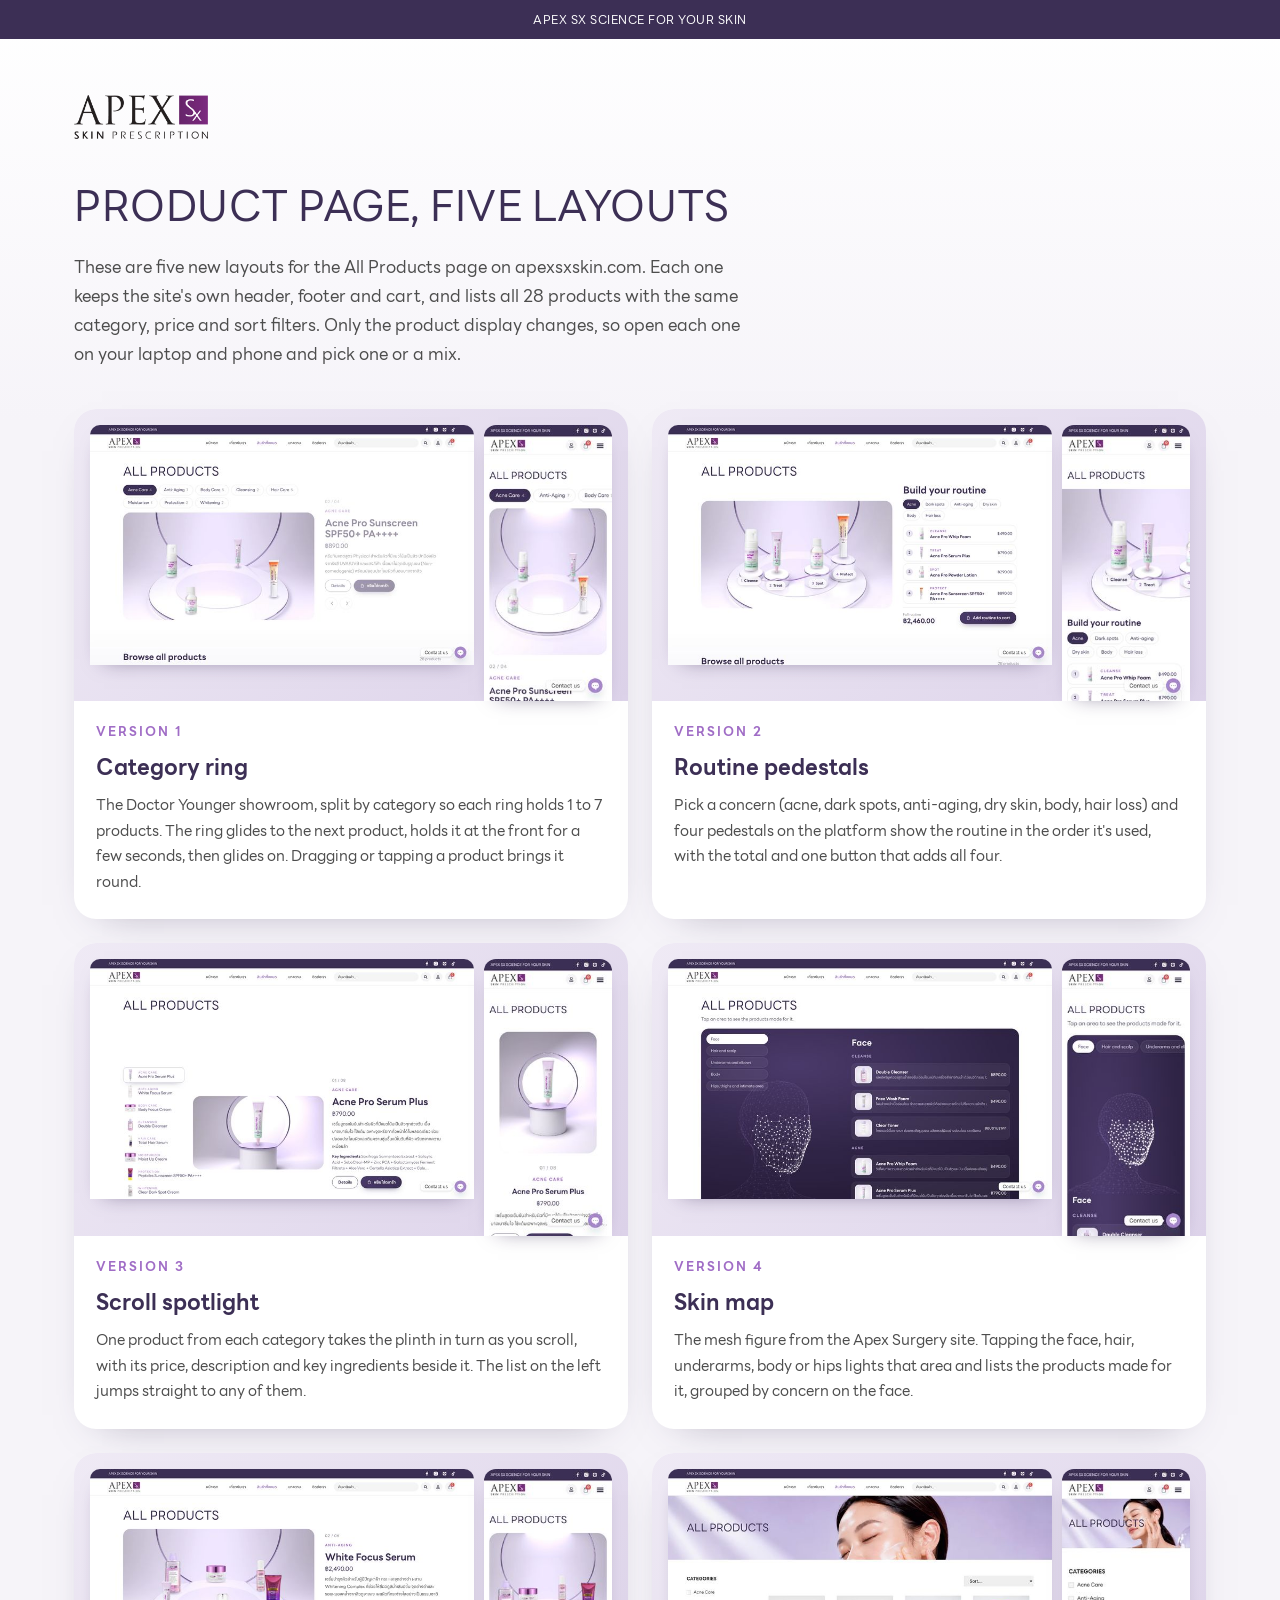
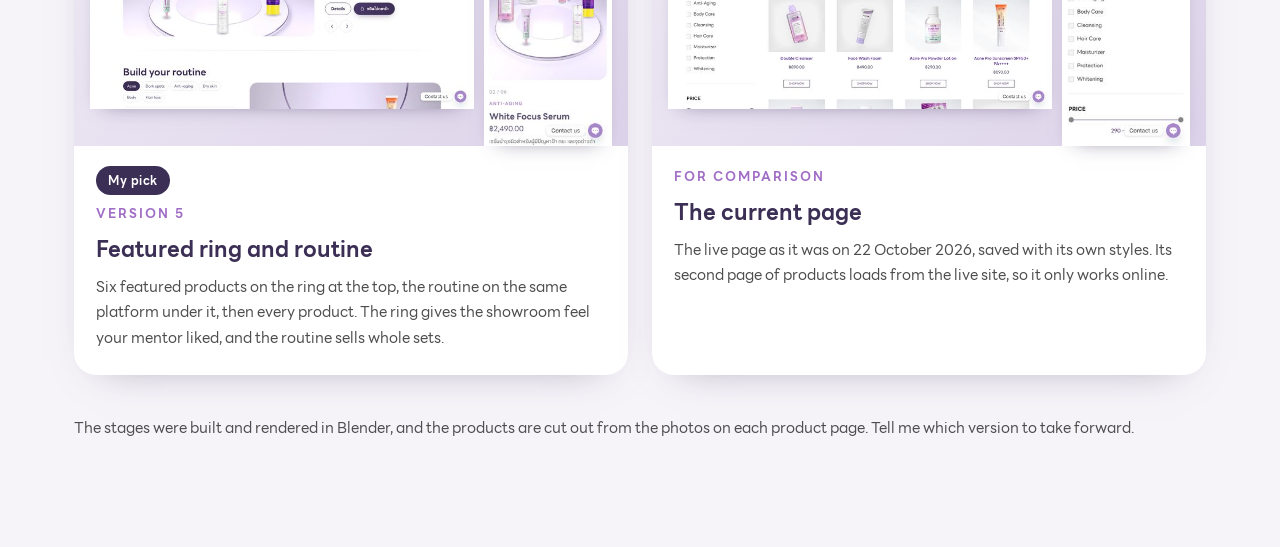
<file: index.html>
<!doctype html>
<html lang="en">
<head>
<meta charset="utf-8">
<meta name="viewport" content="width=device-width, initial-scale=1">
<meta name="robots" content="noindex, nofollow">
<title>Apex SX product page versions</title>
<style>
@font-face{font-family:'LINESeedSansTH';font-weight:200;src:url('wp-content/uploads/2026/08/LINESeedSansTH_A_Rg.ttf') format('truetype')}
@font-face{font-family:'LINESeedSansTH';font-weight:300;src:url('wp-content/uploads/2026/08/LINESeedSansTH_A_Bd.ttf') format('truetype')}
:root{--ink:#3C2F55;--violet:#A06DC6;--lav:#E7E2EF;--line:#E3E0E5;--text:#4D4D4D}
*{box-sizing:border-box}
body{margin:0;font-family:'LINESeedSansTH',sans-serif;font-weight:200;color:var(--text);background:linear-gradient(180deg,#fff 0,#F6F4F9 420px)}
.top{background:var(--ink);color:#fff;font-size:12px;letter-spacing:.5px;padding:10px 16px;text-align:center}
.wrap{max-width:1180px;margin:0 auto;padding:56px 24px 90px}
@media (max-width:767px){.wrap{padding:36px 16px 70px}}
img.logo{height:44px;width:auto;display:block;margin-bottom:34px}
h1{font-weight:200;text-transform:uppercase;color:var(--ink);font-size:clamp(28px,4vw,42px);margin:0 0 14px;letter-spacing:.5px}
p.lede{font-size:17px;line-height:1.7;max-width:680px;margin:0 0 40px}
.grid{display:grid;grid-template-columns:repeat(2,minmax(0,1fr));gap:24px}
@media (max-width:820px){.grid{grid-template-columns:minmax(0,1fr)}}
a.card{display:flex;flex-direction:column;background:#fff;border-radius:22px;overflow:hidden;text-decoration:none;color:inherit;box-shadow:0 14px 40px -28px rgba(60,47,85,.55);transition:transform .45s cubic-bezier(.22,.8,.24,1),box-shadow .45s}
a.card:hover{transform:translateY(-6px);box-shadow:0 30px 60px -30px rgba(60,47,85,.6)}
.shot{display:grid;grid-template-columns:3fr 1fr;gap:10px;background:linear-gradient(135deg,#efeaf5,#ddd3ea);padding:16px 16px 0}
.shot img{width:100%;display:block;border-radius:10px 10px 0 0;box-shadow:0 8px 20px -14px rgba(40,25,70,.6);aspect-ratio:auto}
.shot img.m{border-radius:12px 12px 0 0}
.info{padding:20px 22px 24px;display:flex;flex-direction:column;gap:8px}
.n{font-size:13px;letter-spacing:2px;text-transform:uppercase;color:var(--violet);font-weight:300}
.t{font-size:22px;color:var(--ink);font-weight:300}
.d{font-size:15px;line-height:1.7;margin:0}
.rec{align-self:flex-start;background:var(--ink);color:#fff;border-radius:999px;font-size:12px;padding:5px 12px;font-weight:300;letter-spacing:.5px}
.foot{margin-top:40px;font-size:15px;line-height:1.8}
.foot a{color:var(--violet);font-weight:300}
</style>
</head>
<body>
<div class="top">APEX SX SCIENCE FOR YOUR SKIN</div>
<div class="wrap">
  <img class="logo" src="wp-content/uploads/2026/08/Logo_APEX_SX.webp" alt="Apex SX">
  <h1>Product page, five layouts</h1>
  <p class="lede">These are five new layouts for the All Products page on apexsxskin.com. Each one keeps the site's own header, footer and cart, and lists all 28 products with the same category, price and sort filters. Only the product display changes, so open each one on your laptop and phone and pick one or a mix.</p>
  <div class="grid">
    <a class="card" href="v1-category-ring/index.html">
      <div class="shot"><img src="assets/thumbs/v1-d.jpg" alt=""><img class="m" src="assets/thumbs/v1-m.jpg" alt=""></div>
      <div class="info"><div class="n">Version 1</div><div class="t">Category ring</div>
      <p class="d">The Doctor Younger showroom, split by category so each ring holds 1 to 7 products. The ring glides to the next product, holds it at the front for a few seconds, then glides on. Dragging or tapping a product brings it round.</p></div>
    </a>
    <a class="card" href="v2-routine-shelf/index.html">
      <div class="shot"><img src="assets/thumbs/v2-d.jpg" alt=""><img class="m" src="assets/thumbs/v2-m.jpg" alt=""></div>
      <div class="info"><div class="n">Version 2</div><div class="t">Routine pedestals</div>
      <p class="d">Pick a concern (acne, dark spots, anti-aging, dry skin, body, hair loss) and four pedestals on the platform show the routine in the order it's used, with the total and one button that adds all four.</p></div>
    </a>
    <a class="card" href="v3-scroll-spotlight/index.html">
      <div class="shot"><img src="assets/thumbs/v3-d.jpg" alt=""><img class="m" src="assets/thumbs/v3-m.jpg" alt=""></div>
      <div class="info"><div class="n">Version 3</div><div class="t">Scroll spotlight</div>
      <p class="d">One product from each category takes the plinth in turn as you scroll, with its price, description and key ingredients beside it. The list on the left jumps straight to any of them.</p></div>
    </a>
    <a class="card" href="v4-skin-map/index.html">
      <div class="shot"><img src="assets/thumbs/v4-d.jpg" alt=""><img class="m" src="assets/thumbs/v4-m.jpg" alt=""></div>
      <div class="info"><div class="n">Version 4</div><div class="t">Skin map</div>
      <p class="d">The mesh figure from the Apex Surgery site. Tapping the face, hair, underarms, body or hips lights that area and lists the products made for it, grouped by concern on the face.</p></div>
    </a>
    <a class="card" href="v5-ring-and-routine/index.html">
      <div class="shot"><img src="assets/thumbs/v5-d.jpg" alt=""><img class="m" src="assets/thumbs/v5-m.jpg" alt=""></div>
      <div class="info"><span class="rec">My pick</span><div class="n">Version 5</div><div class="t">Featured ring and routine</div>
      <p class="d">Six featured products on the ring at the top, the routine on the same platform under it, then every product. The ring gives the showroom feel your mentor liked, and the routine sells whole sets.</p></div>
    </a>
    <a class="card" href="original/index.html">
      <div class="shot"><img src="assets/thumbs/v0-d.jpg" alt=""><img class="m" src="assets/thumbs/v0-m.jpg" alt=""></div>
      <div class="info"><div class="n">For comparison</div><div class="t">The current page</div>
      <p class="d">The live page as it was on 22 October 2026, saved with its own styles. Its second page of products loads from the live site, so it only works online.</p></div>
    </a>
  </div>
  <p class="foot">The stages were built and rendered in Blender, and the products are cut out from the photos on each product page. Tell me which version to take forward.</p>
</div>
</body>
</html>
</file>
